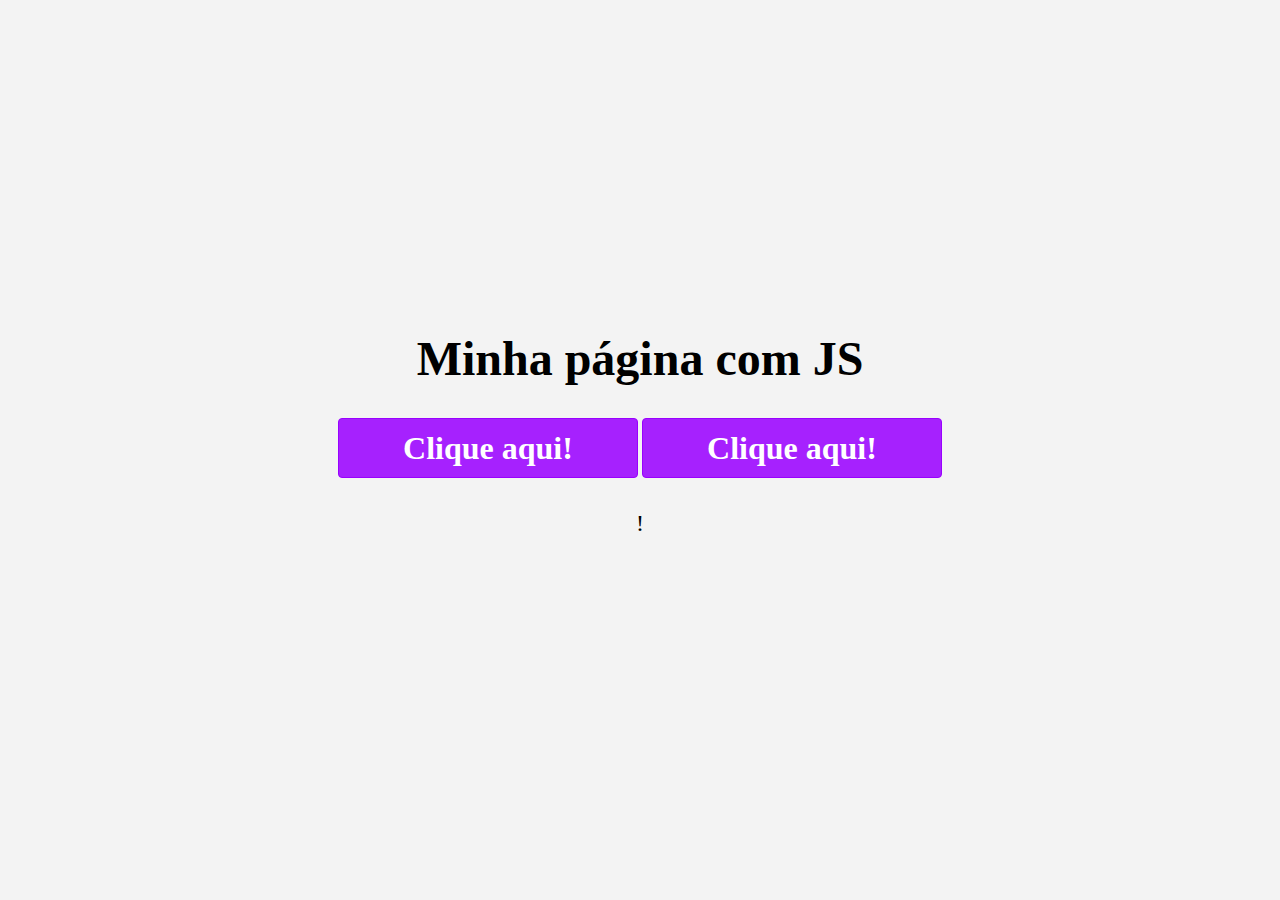
<file: DigitalInnovationOne/IntroducaoAoJAVASCRIPT/index.html>
<!DOCTYPE html>
<html lang="en">
<head>
  <meta charset="UTF-8">
  <meta http-equiv="X-UA-Compatible" content="IE=edge">
  <meta name="viewport" content="width=device-width, initial-scale=1.0">
  <link rel="stylesheet" href="./assets/css/styles.css">
  <title>Document</title>
</head>
<body onload="onload()">
  <header><h1 id="textoH1">Minha página com JS</h1></header>
  <div>
    <button id="button" class="button" type="button" onclick="clicado()">
      Clique aqui!
    </button>
    <button id="button" class="button" type="button" onclick="clicado_2()">
      Clique aqui!
    </button>
  </div>
  <p id="paragrafo" class="paragrafo" onmouseover="trocar(this)" onmouseout="voltar(this)">!</p>
  <!-- <div> 
    <select onchange="functionOnchange()" name="" id="">
      <option value="1">1</option>
      <option value="2">2</option>
      <option value="3">3</option>
      <option value="4">4</option>
      <option value="5">5</option>
    </select>
  </div> -->
  <script type="text/javascript" src="./assets/js/main.js"></script>
  <script type="text/javascript" src="./assets/js/index.js"></script>
</body>
</html>
</file>
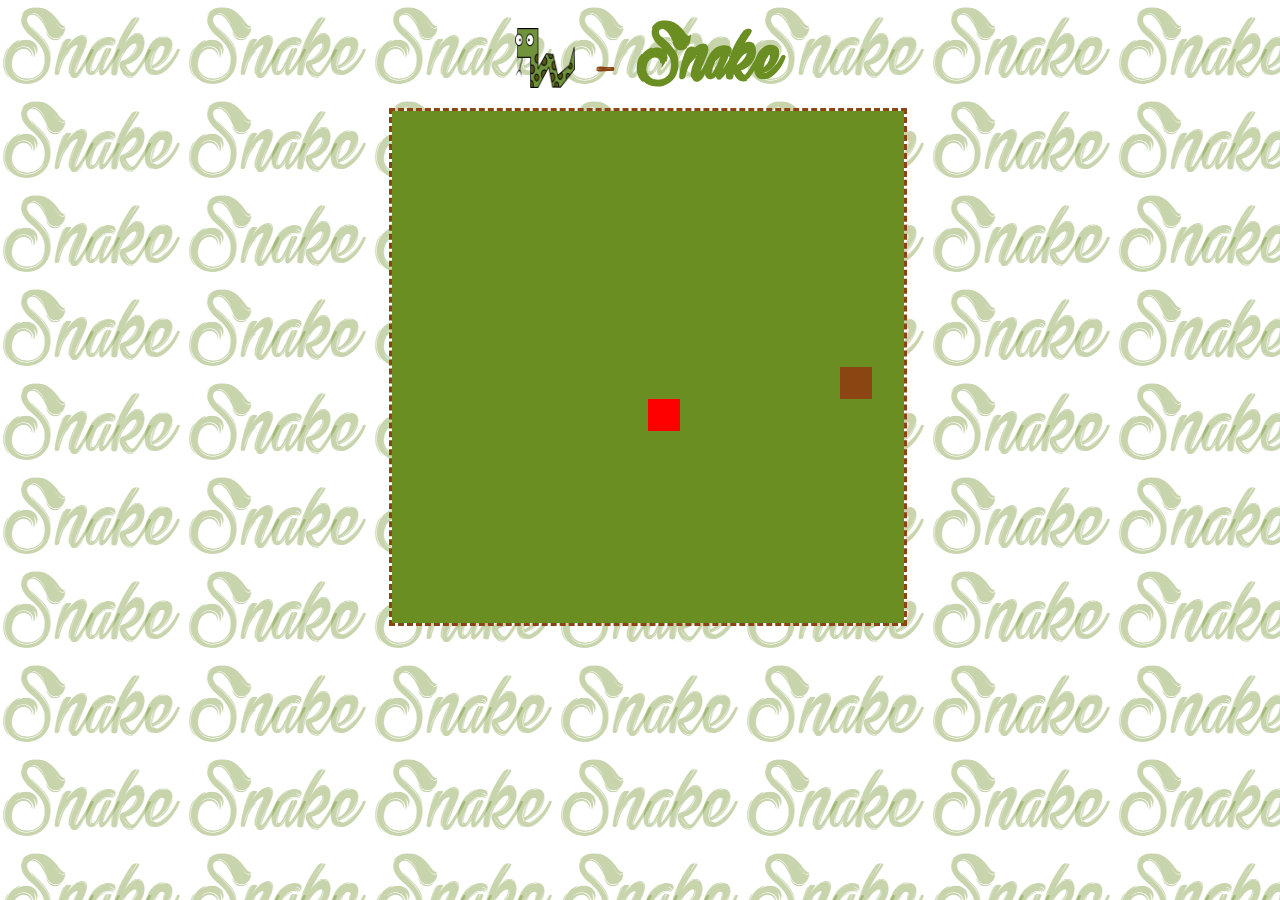
<file: Projetos/RecriandoJogoDaCobrinha/index.html>
<!DOCTYPE html>
<html lang="en">
<head>
  <meta charset="UTF-8">
  <meta http-equiv="X-UA-Compatible" content="IE=edge">
  <meta name="viewport" content="width=device-width, initial-scale=1.0">
  <link rel="shortcut icon" href="./assets/img/Snake.ico" type="image/x-icon">
  <!-- CSS -->
  <link rel="stylesheet" href="./assets/css/style.css">
  <link href="https://cdn.jsdelivr.net/npm/bootstrap@5.0.2/dist/css/bootstrap.min.css" rel="stylesheet" integrity="sha384-EVSTQN3/azprG1Anm3QDgpJLIm9Nao0Yz1ztcQTwFspd3yD65VohhpuuCOmLASjC" crossorigin="anonymous">
  <!-- JS -->
  <script defer src="./assets/js/main.js"></script>

  <title>Document</title>
</head>
<body>
  <div class="container-fluid text-center flex">
    <img src="./assets/img/Snake.png" class="img-fluid" width="60"  alt="Snake">
    <span>-</span><h1>Snake</h1>
  </div>
  <div class="flex2">
    <canvas id="snake" class="snake" width="512" height="512"></canvas>
  </div>
</body>
</html>
</file>
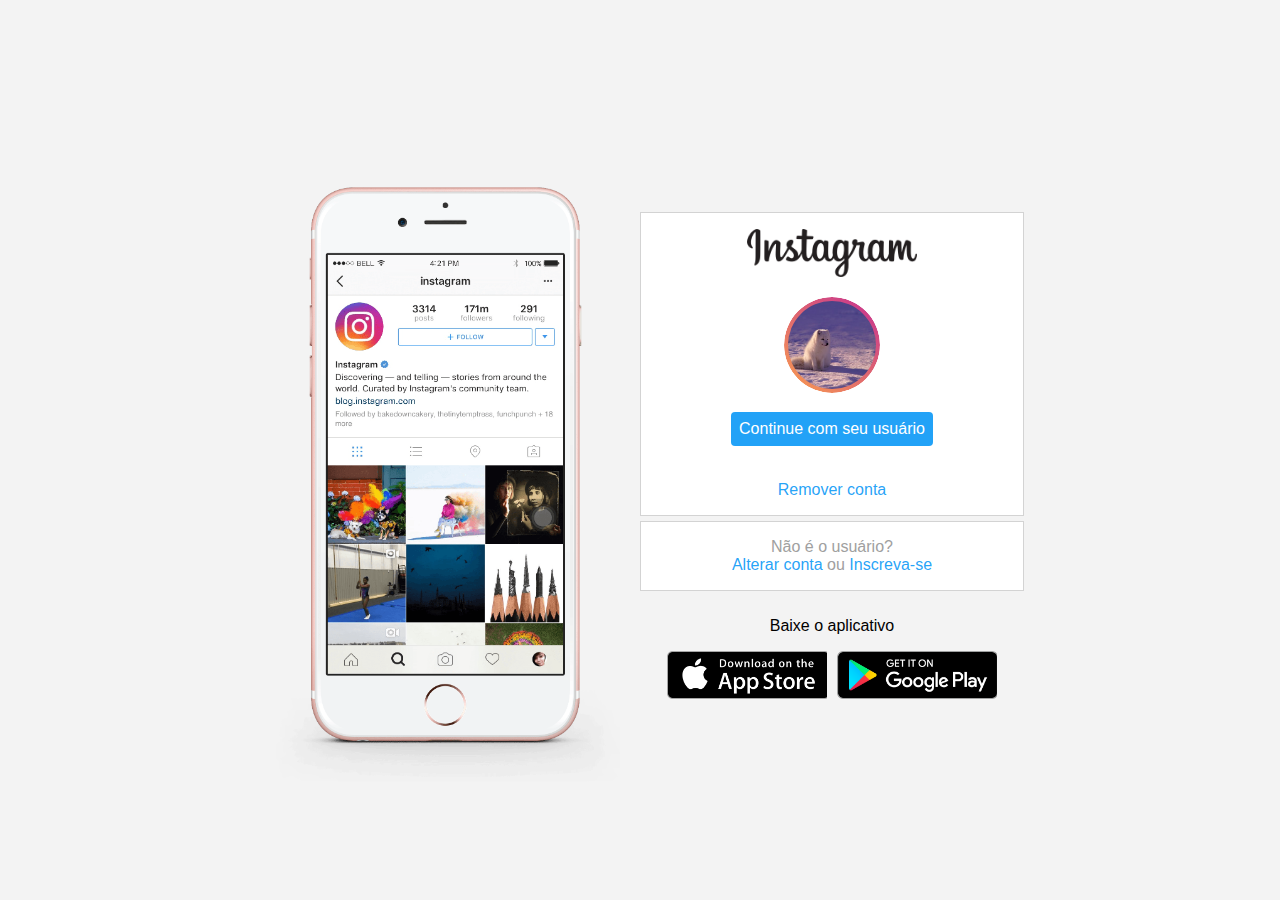
<file: Projetos/RecriandoPaginaInicalInstagram/index.html>
<!DOCTYPE html>
<html lang="en">
<head>
  <meta charset="UTF-8">
  <meta http-equiv="X-UA-Compatible" content="IE=edge">
  <meta name="viewport" content="width=device-width, initial-scale=1.0">
  <link rel="stylesheet" href="./assets/css/style.css">
  <link rel="stylesheet" href="./assets/css/responsividade.css">
  <title>Instagram</title>
</head>
<body>
  <div class="instagram-wrapper">
    <div class="instagram-phone">
      <img src="./assets/img/instagram-celular.png" alt="Instagram Celular">
    </div>
    <div class="instagram-continue">
      <div class="group">
        <img class="instagram-logo" src="./assets/img/instagram-logo.png"  alt="Instagram Logo">
        <div class="profile-photo">
          <img src="./assets/img/perfil-instagram.jpg" alt="Foto do Perfil">
        </div>
          <a href="https://www.instagram.com/" target="_black" class="instagram-login">Continue com seu usuário</a>
          <a href="#" class="instagram-logout">Remover conta</a>
      </div>
      <div class="group">
        <p class="not-account">Não é o usuário?</p>
        <p class="not-account">
          <a href="#" class="link-blue">Alterar conta</a>
          ou
          <a href="https://www.instagram.com/accounts/emailsignup/" target="_black" class="link-blue">Inscreva-se</a>
        </p>
      </div>
      <div class="get-the-app">
        <p class="get-app">Baixe o aplicativo</p>
        <div class="download">
          <a href="#" class="app-download"></a>
          <a href="https://play.google.com/store/?utm_source=latam_Med&utm_medium=hasem&utm_content=Jul1520&utm_campaign=Evergreen&pcampaignid=MKT-FDR-latam-br-1002290-Med-hasem-py-Evergreen-Jul1520-Text_Search_BKWS-28432345789&gclid=Cj0KCQjwxJqHBhC4ARIsAChq4as3JISF5AbzmSH_rA0-STbjUXWmvLot_Z_hTApQi99pT1EqX7-977UaAp4bEALw_wcB&gclsrc=aw.ds" target="_black" class="app-download"></a>
        </div>
      </div>
    </div>
  </div>
</body>
</html>
</file>
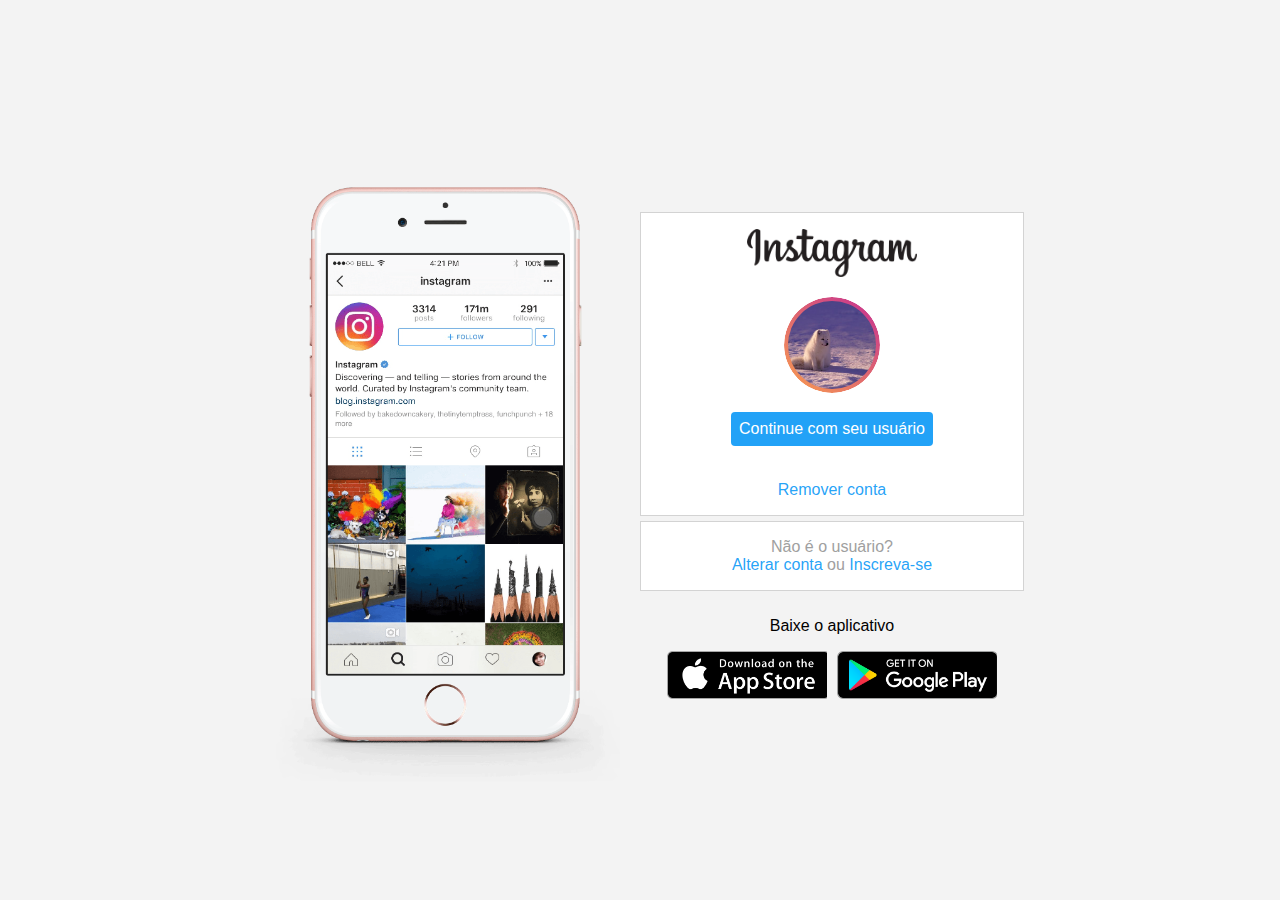
<file: Projetos/RecriandoPagInicalInstagram/index.html>
<!DOCTYPE html>
<html lang="en">
<head>
  <meta charset="UTF-8">
  <meta http-equiv="X-UA-Compatible" content="IE=edge">
  <meta name="viewport" content="width=device-width, initial-scale=1.0">
  <link rel="stylesheet" href="./assets/css/style.css">
  <title>Instagram</title>
</head>
<body>
  <div class="instagram-wrapper">
    <div class="instagram-phone">
      <img src="./assets/img/instagram-celular.png" alt="Instagram Celular">
    </div>
    <div class="instagram-continue">
      <div class="group">
        <img class="instagram-logo" src="./assets/img/instagram-logo.png"  alt="Instagram Logo">
        <div class="profile-photo">
          <img src="./assets/img/perfil-instagram.jpg" alt="Foto do Perfil">
        </div>
          <a href="https://www.instagram.com/" target="_black" class="instagram-login">Continue com seu usuário</a>
          <a href="#" class="instagram-logout">Remover conta</a>
      </div>
      <div class="group">
        <p class="not-account">Não é o usuário?</p>
        <p class="not-account">
          <a href="#" class="link-blue">Alterar conta</a>
          ou
          <a href="https://www.instagram.com/accounts/emailsignup/" target="_black" class="link-blue">Inscreva-se</a>
        </p>
      </div>
      <div class="get-the-app">
        <p class="get-app">Baixe o aplicativo</p>
        <div class="download">
          <a href="#" class="app-download"></a>
          <a href="https://play.google.com/store/?utm_source=latam_Med&utm_medium=hasem&utm_content=Jul1520&utm_campaign=Evergreen&pcampaignid=MKT-FDR-latam-br-1002290-Med-hasem-py-Evergreen-Jul1520-Text_Search_BKWS-28432345789&gclid=Cj0KCQjwxJqHBhC4ARIsAChq4as3JISF5AbzmSH_rA0-STbjUXWmvLot_Z_hTApQi99pT1EqX7-977UaAp4bEALw_wcB&gclsrc=aw.ds" target="_black" class="app-download"></a>
        </div>
      </div>
    </div>
  </div>
</body>
</html>
</file>
<file: DigitalInnovationOne/IntroducaoAoJAVASCRIPT/assets/css/styles.css>
* {
  font-family: 'Times New Roman', Times, serif;
  padding: 0;
  margin: 0;
  box-sizing: border-box;
  font-size: 1em;
}

body {
  width: 100%;
  min-height: 100vh;
  background-color: #f3f3f3;
  margin: 0;
  padding: 0;
  display: flex;
  justify-content: center;
  align-items: center;
  flex-direction: column;
}

h1 {
  font-size: 3rem;
  font-weight: bold;
  margin-bottom: 2rem;
}

#button {
  font-size: 2rem;
  font-weight: bold;
  width: 300px;
  height: 60px;
  margin-bottom: 2rem;

  background-color: #9900ffdd;
  color: #fff;
  border-radius: 0.25rem;
  border: 1px solid #9900ff;
}

#button:hover {
  background-color:#9900ff;
}

#paragrafo {
  font-size: 1.5rem;
  text-align: justify;
  margin-bottom: 2rem;
}

select {
  font-size: 3rem;
}
</file>
<file: Projetos/RecriandoJogoDaCobrinha/assets/css/style.css>
@font-face { font-family: "Snake"; src: url("/Projetos/RecriandoJogoDaCobrinha/assets/fonts/BethanieSnake_PersonalUseOnly.ttf"); }
* { font-family: "Snake"; }
body {
  width: 100%;
  background-image: url("/Projetos/RecriandoJogoDaCobrinha/assets/img/SnakeBG.png");
}
.flex { display: flex;align-items: center;justify-content: center; height: 100px;}
img { margin-right: 1rem; } 
.flex h1 { font-size: 5rem; color: #6B8E23; margin: 0; margin-top: 0rem; }
.flex span { font-size: 5rem; color: #8B4513; margin-right: 1rem; }
canvas { border: 3px dashed #8B4513;}
.flex2 { display: flex;align-items: center;justify-content: center;margin-top: 0;}
</file>
<file: Projetos/RecriandoPaginaInicalInstagram/assets/css/style.css>
* {
  font-family: Arial, Helvetica, sans-serif;
  padding: 0;
  margin: 0;
  box-sizing: border-box;
  text-decoration: none;
  font-size: 1em;
}

body {
  width: 100%;
  min-height: 100vh;
  background-color: #f3f3f3;
  margin: 0;
  padding: 0;
  display: flex;
  justify-content: center;
}

.instagram-wrapper {
  display: flex;
  align-items: center;
  justify-content: start;
  width: 60%;
  height: 100vh;
}

.instagram-phone {
  display: flex;
  align-items: center;
  justify-content: center;
  width: 50%;
}

.instagram-phone img{
  height: 42rem;
}

.instagram-continue {
  display: flex;
  align-items: center;
  justify-content: space-around;
  flex-direction: column;
  width: 50%;
  min-height: 36rem;
}

.group {
  display: flex;
  justify-content: space-between;
  align-items: center;
  flex-direction: column;
  background-color: #ffffff;
  width: 100%;
  padding: 1rem 0;
  border: 1px solid #d3d3d3;
}

.group:nth-child(1) {
  margin-top: 3rem;
  min-height: 19rem;
}

.instagram-logo {
  height: 3rem;
}

.profile-photo img{
  background-image: linear-gradient(220deg, #c52e92, #fa9f4e 100%);
  background-origin: border-box;
  background-clip: padding-box, border-box;
  padding: 4px;
  border-radius: 50vh;
}

.profile-photo {
  display: flex;
  justify-content: center;
  align-items: center;
  border-radius: 50%;
  overflow: hidden;
}

.profile-photo img {
  height: 6rem;
  width: 6rem;
  object-fit: cover;
}

.instagram-login {
  background-color: #0094f6dd;
  color: #ffffff;
  padding: .5rem;
  border-radius: .25rem;
}

.instagram-logout {
  color: #0094f6dd;
  margin-top: 1rem;
}


.instagram-login:hover {
  background-color: #0094f6;
}

.instagram-logout:hover {
  color: #0094f6;
}

.not-account {
  color: #a0a0a0;
}

.link-blue {
  color: #0094f6dd;
}

.link-blue:hover {
  color: #0094f6;
}

.get-the-app {
  display: flex;
  flex-direction: column;
  align-items: center;
  justify-content: center;
  width: 100%;
  padding: 1.3rem 0;
}

.download {
  display: flex;
  width: 100%;
  justify-content: space-evenly;
  align-items: center;
  padding: 1rem;
}

.app-download {
  height: 3rem;
  width: 10rem;
  background-size: cover;
}

.app-download:nth-child(1) {
  background-image: url("/Projetos/RecriandoPaginaInicalInstagram/assets/img/apple-button.png");
}

.app-download:nth-child(2) {
  background-image: url("/Projetos/RecriandoPaginaInicalInstagram/assets/img/googleplay-button.png");
}
</file>
<file: Projetos/RecriandoPaginaInicalInstagram/assets/css/responsividade.css>
@media (max-width: 1200px) {
  .instagram-wrapper {
    width: 80%;
  }
}

@media (max-width: 1080px) {
  .instagram-wrapper {
    width: 80%;
  }
}

@media (max-width: 950px) {
  .get-the-app {
    display: none;
  }
}

@media (max-width: 700px) {
  body {
    background-color: #ffffff;
  }

  .instagram-wrapper {
    width: 80%;
  }

  .group {
    border: 1px solid transparent;
  }

  .instagram-phone {
    display: none;
  }

  .instagram-continue {
    width: 100%;
  }

  .get-the-app {
    display: flex;
  }
}

@media (max-width: 450px) {
  .get-the-app {
    display: none;
  }
}

@media (max-width: 260px) {
  .instagram-wrapper {
    display: flex;
    align-items: center;
    text-align: center;
    overflow: hidden;
  }
}
</file>
<file: Projetos/RecriandoPagInicalInstagram/assets/css/style.css>
* {
  font-family: Arial, Helvetica, sans-serif;
  padding: 0;
  margin: 0;
  box-sizing: border-box;
  text-decoration: none;
  font-size: 1em;
}

body {
  width: 100%;
  min-height: 100vh;
  background-color: #f3f3f3;
  margin: 0;
  padding: 0;
  display: flex;
  justify-content: center;
}

.instagram-wrapper {
  display: flex;
  align-items: center;
  justify-content: start;
  width: 60%;
  height: 100vh;
}

.instagram-phone {
  display: flex;
  align-items: center;
  justify-content: center;
  width: 50%;
}

.instagram-phone img{
  height: 42rem;
}

.instagram-continue {
  display: flex;
  align-items: center;
  justify-content: space-around;
  flex-direction: column;
  width: 50%;
  min-height: 36rem;
}

.group {
  display: flex;
  justify-content: space-between;
  align-items: center;
  flex-direction: column;
  background-color: #ffffff;
  width: 100%;
  padding: 1rem 0;
  border: 1px solid #d3d3d3;
}

.group:nth-child(1) {
  margin-top: 3rem;
  min-height: 19rem;
}

.instagram-logo {
  height: 3rem;
}

.profile-photo img{
  background-image: linear-gradient(220deg, #c52e92, #fa9f4e 100%);
  background-origin: border-box;
  background-clip: padding-box, border-box;
  padding: 4px;
  border-radius: 50vh;
}

.profile-photo {
  display: flex;
  justify-content: center;
  align-items: center;
  border-radius: 50%;
  overflow: hidden;
}

.profile-photo img {
  height: 6rem;
  width: 6rem;
  object-fit: cover;
}

.instagram-login {
  background-color: #0094f6dd;
  color: #ffffff;
  padding: .5rem;
  border-radius: .25rem;
}

.instagram-logout {
  color: #0094f6dd;
  margin-top: 1rem;
}


.instagram-login:hover {
  background-color: #0094f6;
}

.instagram-logout:hover {
  color: #0094f6;
}

.not-account {
  color: #a0a0a0;
}

.link-blue {
  color: #0094f6dd;
}

.link-blue:hover {
  color: #0094f6;
}

.get-the-app {
  display: flex;
  flex-direction: column;
  align-items: center;
  justify-content: center;
  width: 100%;
  padding: 1.3rem 0;
}

.download {
  display: flex;
  width: 100%;
  justify-content: space-evenly;
  align-items: center;
  padding: 1rem;
}

.app-download {
  height: 3rem;
  width: 10rem;
  background-size: cover;
}

.app-download:nth-child(1) {
  background-image: url("/Projetos/RecriandoPagInicalInstagram/assets/img/apple-button.png");
}

.app-download:nth-child(2) {
  background-image: url("/Projetos/RecriandoPagInicalInstagram/assets/img/googleplay-button.png");
}
@media (max-width: 1200px) {
  .instagram-wrapper {
    width: 80%;
  }
}

@media (max-width: 1080px) {
  .instagram-wrapper {
    width: 80%;
  }
}

@media (max-width: 950px) {
  .get-the-app {
    display: none;
  }
}

@media (max-width: 700px) {
  body {
    background-color: #ffffff;
  }

  .instagram-wrapper {
    width: 80%;
  }

  .group {
    border: 1px solid transparent;
  }

  .instagram-phone {
    display: none;
  }

  .instagram-continue {
    width: 100%;
  }

  .get-the-app {
    display: flex;
  }
}

@media (max-width: 450px) {
  .get-the-app {
    display: none;
  }
}

@media (max-width: 260px) {
  .instagram-wrapper {
    display: flex;
    align-items: center;
    text-align: center;
    overflow: hidden;
  }
}
</file>
